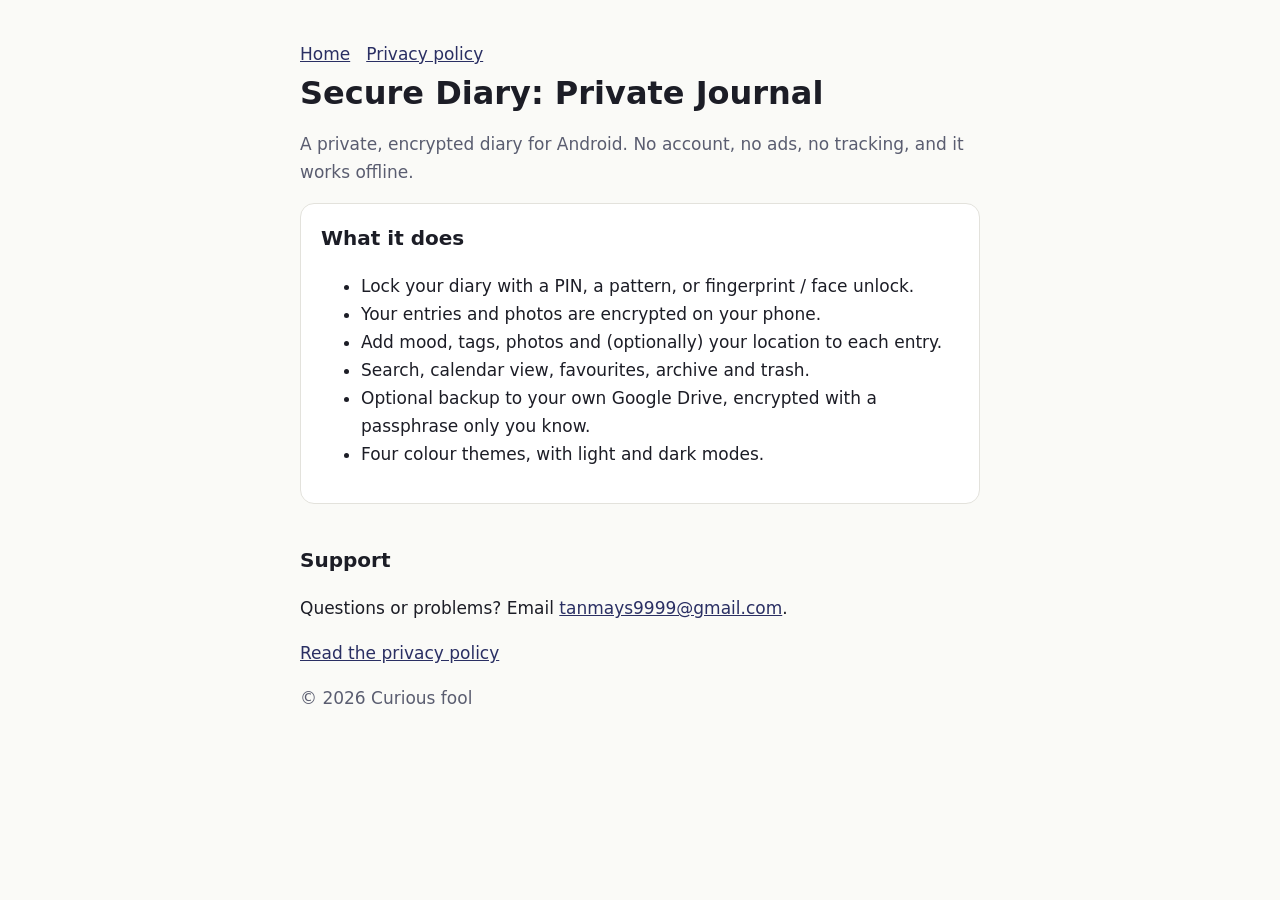
<file: index.html>
<!doctype html><html lang="en"><head><meta charset="utf-8"><meta name="viewport" content="width=device-width,initial-scale=1">
  <meta name="google-site-verification" content="Oh2ySA5MaIZY_cRimZQ1ZyD7rxQD9YIKy5IMa73qEuo" />
<title>Secure Diary: Private Journal</title><meta name="description" content="A private, encrypted diary for Android. No account, no ads, works offline."><link rel="stylesheet" href="style.css"></head>
<body><main>
<nav><a href="index.html">Home</a><a href="privacy.html">Privacy policy</a></nav>
<h1>Secure Diary: Private Journal</h1>
<p class="mut">A private, encrypted diary for Android. No account, no ads, no tracking, and it works offline.</p>
<div class="card"><h2 style="margin-top:0">What it does</h2><ul>
<li>Lock your diary with a PIN, a pattern, or fingerprint / face unlock.</li>
<li>Your entries and photos are encrypted on your phone.</li>
<li>Add mood, tags, photos and (optionally) your location to each entry.</li>
<li>Search, calendar view, favourites, archive and trash.</li>
<li>Optional backup to your own Google Drive, encrypted with a passphrase only you know.</li>
<li>Four colour themes, with light and dark modes.</li>
</ul></div>
<h2>Support</h2>
<p>Questions or problems? Email <a href="mailto:tanmays9999@gmail.com">tanmays9999@gmail.com</a>.</p>
<p><a href="privacy.html">Read the privacy policy</a></p>
<p class="mut">&copy; 2026 Curious fool</p>
</main></body></html>
</file>
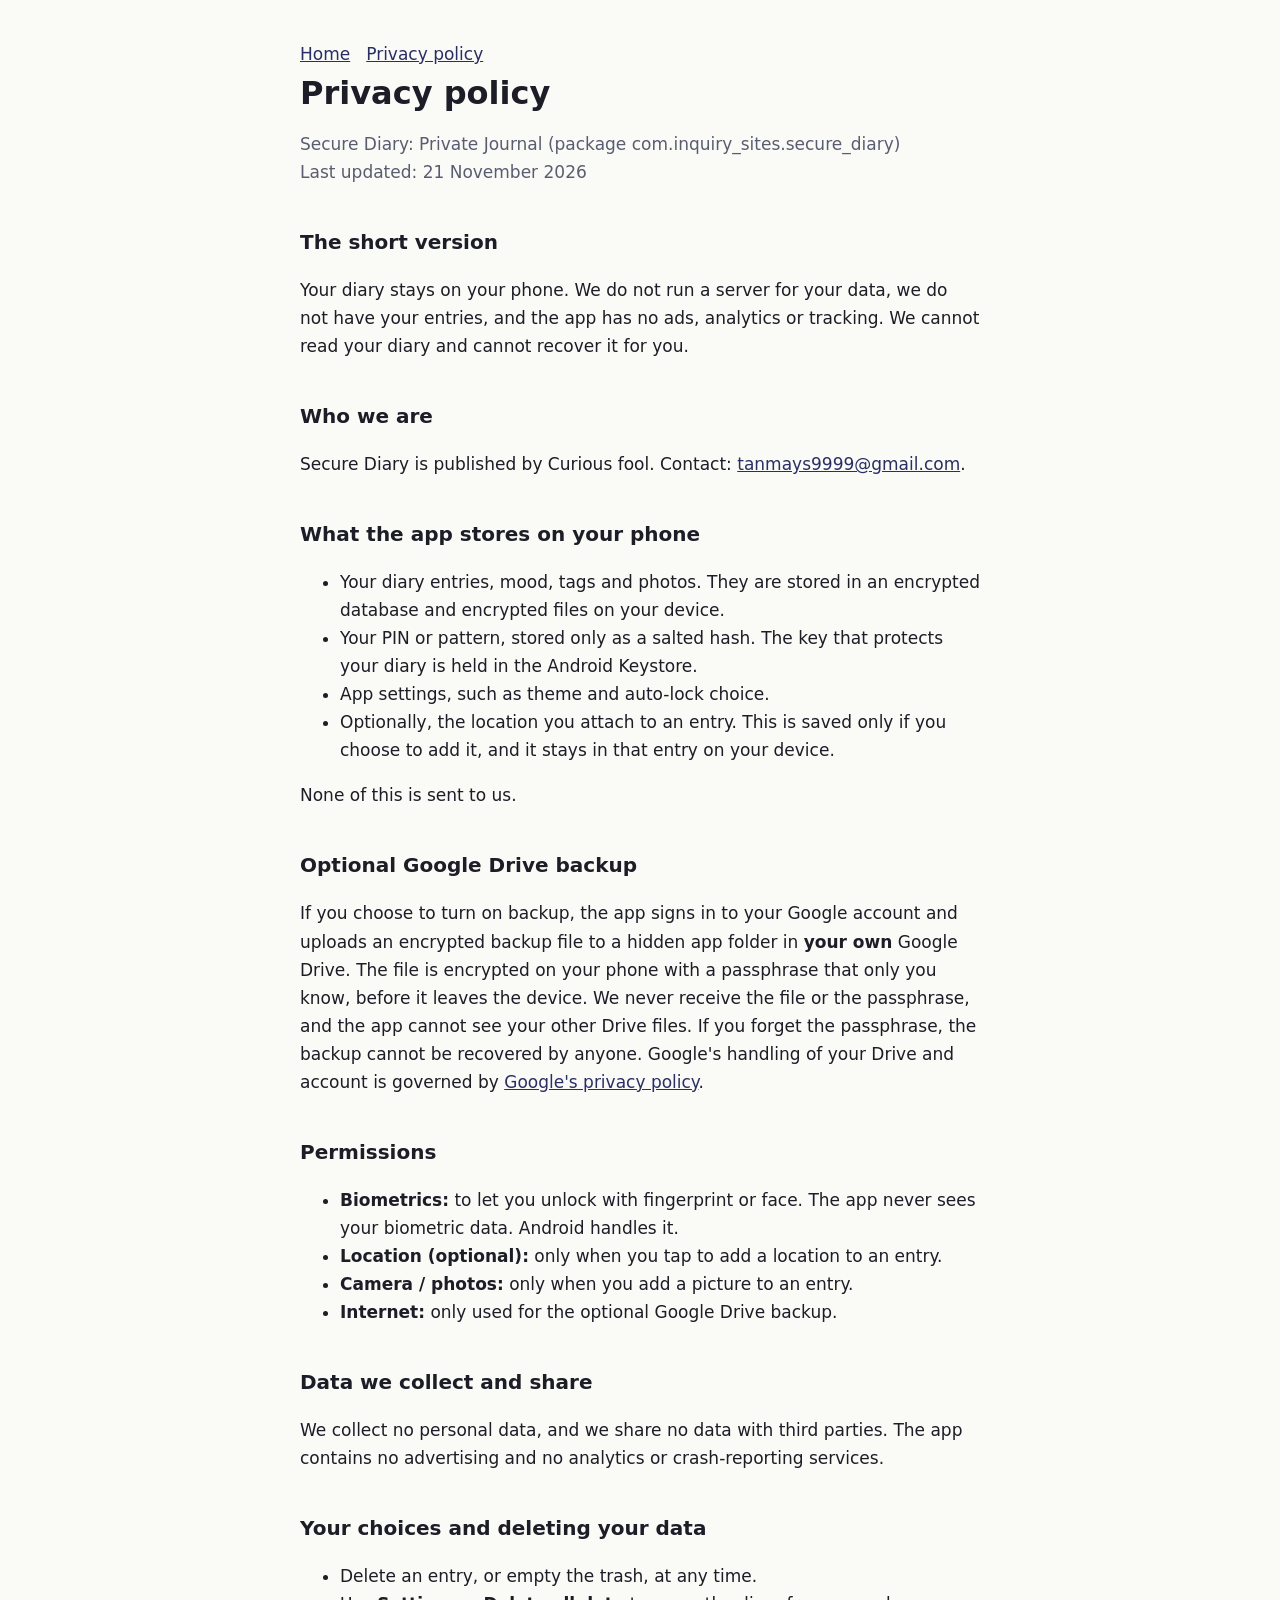
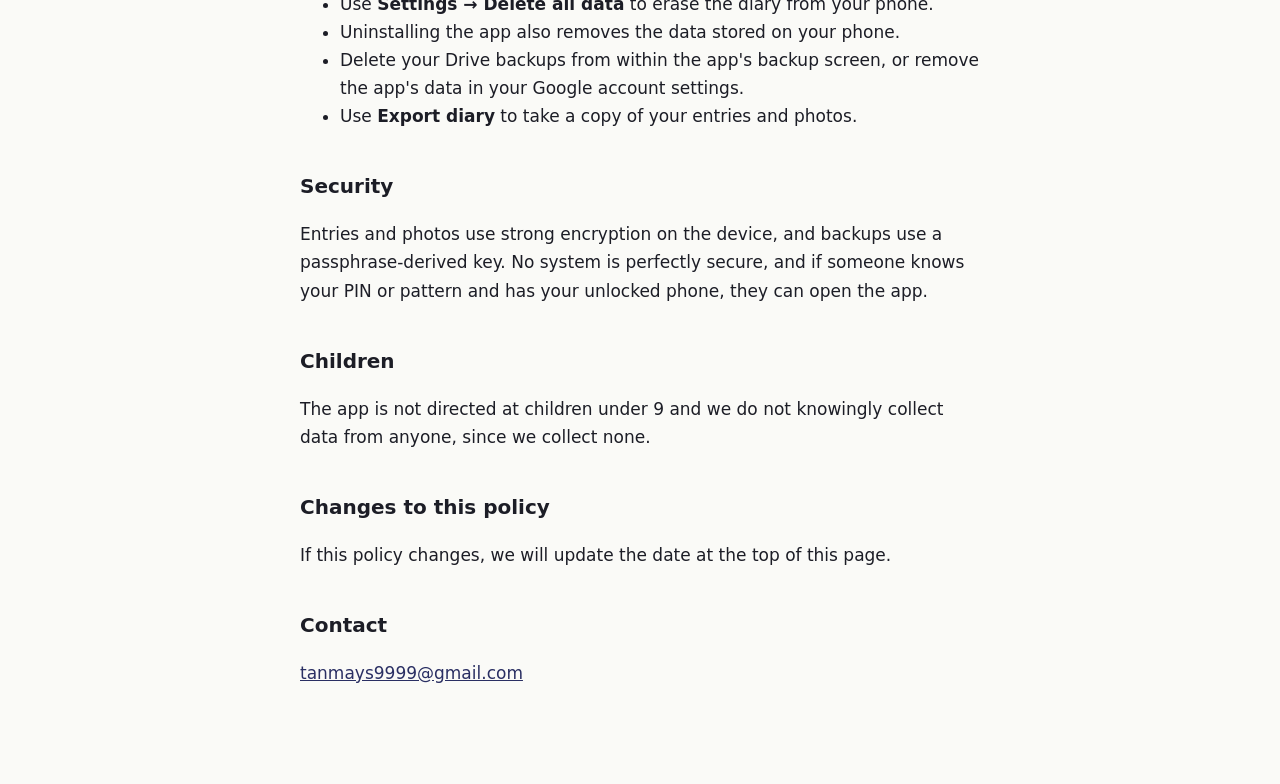
<file: privacy.html>
<!doctype html><html lang="en"><head><meta charset="utf-8"><meta name="viewport" content="width=device-width,initial-scale=1">
<title>Privacy policy - Secure Diary</title><link rel="stylesheet" href="style.css"></head>
<body><main>
<nav><a href="index.html">Home</a><a href="privacy.html">Privacy policy</a></nav>
<h1>Privacy policy</h1>
<p class="mut">Secure Diary: Private Journal (package com.inquiry_sites.secure_diary)<br>Last updated: 21 November 2026</p>

<h2>The short version</h2>
<p>Your diary stays on your phone. We do not run a server for your data, we do not have your entries, and the app has no ads, analytics or tracking. We cannot read your diary and cannot recover it for you.</p>

<h2>Who we are</h2>
<p>Secure Diary is published by Curious fool. Contact: <a href="mailto:tanmays9999@gmail.com">tanmays9999@gmail.com</a>.</p>

<h2>What the app stores on your phone</h2>
<ul>
<li>Your diary entries, mood, tags and photos. They are stored in an encrypted database and encrypted files on your device.</li>
<li>Your PIN or pattern, stored only as a salted hash. The key that protects your diary is held in the Android Keystore.</li>
<li>App settings, such as theme and auto-lock choice.</li>
<li>Optionally, the location you attach to an entry. This is saved only if you choose to add it, and it stays in that entry on your device.</li>
</ul>
<p>None of this is sent to us.</p>

<h2>Optional Google Drive backup</h2>
<p>If you choose to turn on backup, the app signs in to your Google account and uploads an encrypted backup file to a hidden app folder in <strong>your own</strong> Google Drive. The file is encrypted on your phone with a passphrase that only you know, before it leaves the device. We never receive the file or the passphrase, and the app cannot see your other Drive files. If you forget the passphrase, the backup cannot be recovered by anyone. Google's handling of your Drive and account is governed by <a href="https://policies.google.com/privacy">Google's privacy policy</a>.</p>

<h2>Permissions</h2>
<ul>
<li><strong>Biometrics:</strong> to let you unlock with fingerprint or face. The app never sees your biometric data. Android handles it.</li>
<li><strong>Location (optional):</strong> only when you tap to add a location to an entry.</li>
<li><strong>Camera / photos:</strong> only when you add a picture to an entry.</li>
<li><strong>Internet:</strong> only used for the optional Google Drive backup.</li>
</ul>

<h2>Data we collect and share</h2>
<p>We collect no personal data, and we share no data with third parties. The app contains no advertising and no analytics or crash-reporting services.</p>

<h2>Your choices and deleting your data</h2>
<ul>
<li>Delete an entry, or empty the trash, at any time.</li>
<li>Use <strong>Settings &rarr; Delete all data</strong> to erase the diary from your phone.</li>
<li>Uninstalling the app also removes the data stored on your phone.</li>
<li>Delete your Drive backups from within the app's backup screen, or remove the app's data in your Google account settings.</li>
<li>Use <strong>Export diary</strong> to take a copy of your entries and photos.</li>
</ul>

<h2>Security</h2>
<p>Entries and photos use strong encryption on the device, and backups use a passphrase-derived key. No system is perfectly secure, and if someone knows your PIN or pattern and has your unlocked phone, they can open the app.</p>

<h2>Children</h2>
<p>The app is not directed at children under 9 and we do not knowingly collect data from anyone, since we collect none.</p>

<h2>Changes to this policy</h2>
<p>If this policy changes, we will update the date at the top of this page.</p>

<h2>Contact</h2>
<p><a href="mailto:tanmays9999@gmail.com">tanmays9999@gmail.com</a></p>
</main></body></html>
</file>
<file: style.css>
:root{--bg:#fafaf7;--fg:#1c1d26;--mut:#5a5d70;--acc:#2a2f63;--card:#fff;--line:#e3e2dc}
@media(prefers-color-scheme:dark){:root{--bg:#12142b;--fg:#ecebf5;--mut:#a9acc8;--acc:#e7a93a;--card:#1a1e3d;--line:#2d3263}}
*{box-sizing:border-box}body{margin:0;background:var(--bg);color:var(--fg);font:17px/1.65 system-ui,-apple-system,Segoe UI,Roboto,sans-serif}
main{max-width:720px;margin:0 auto;padding:40px 20px 80px}
h1{font-size:2rem;line-height:1.2;margin:.2em 0 .3em}h2{font-size:1.25rem;margin:2em 0 .4em}
p,li{color:var(--fg)}.mut{color:var(--mut)}a{color:var(--acc)}
.card{background:var(--card);border:1px solid var(--line);border-radius:14px;padding:18px 20px;margin:16px 0}
nav a{margin-right:16px}
</file>
